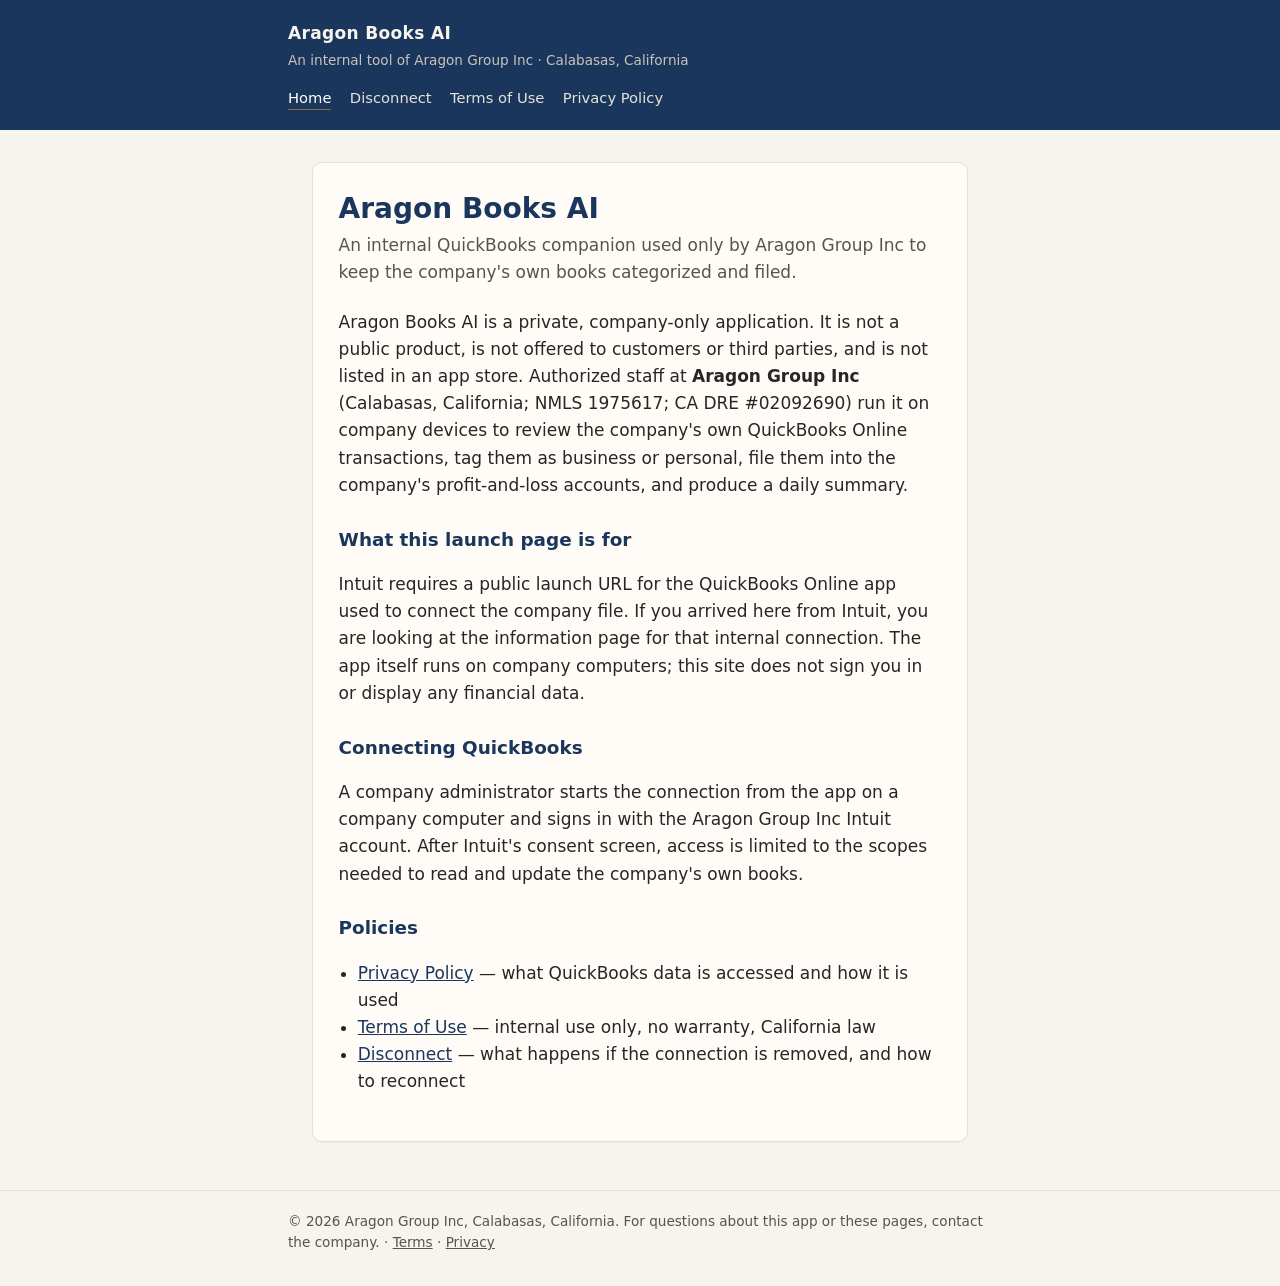
<file: index.html>
<!DOCTYPE html>
<html lang="en">
<head>
  <meta charset="utf-8">
  <meta name="viewport" content="width=device-width, initial-scale=1">
  <title>Aragon Books AI · Aragon Books AI</title>
  <meta name="description" content="An internal QuickBooks companion used only by Aragon Group Inc to keep the company&#x27;s own books categorized and filed.">
  <link rel="stylesheet" href="styles.css">
</head>
<body>
  <header>
    <div class="wrap">
      <a class="brand" href="index.html">Aragon Books AI</a>
      <div class="sub">An internal tool of Aragon Group Inc · Calabasas, California</div>
      <nav><a href="index.html" aria-current="page">Home</a><a href="disconnect.html">Disconnect</a><a href="terms.html">Terms of Use</a><a href="privacy.html">Privacy Policy</a></nav>
    </div>
  </header>
  <main>
    <article class="card">
      <h1>Aragon Books AI</h1>
      <p class="lede">An internal QuickBooks companion used only by Aragon Group Inc to keep the company&#x27;s own books categorized and filed.</p>
      
      <p>Aragon Books AI is a private, company-only application. It is not a public product, is not offered
      to customers or third parties, and is not listed in an app store. Authorized staff at
      <strong>Aragon Group Inc</strong> (Calabasas, California; NMLS 1975617; CA DRE #02092690) run it on
      company devices to review the company's own QuickBooks Online transactions, tag them as business or
      personal, file them into the company's profit-and-loss accounts, and produce a daily summary.</p>
      <h2>What this launch page is for</h2>
      <p>Intuit requires a public launch URL for the QuickBooks Online app used to connect the company file.
      If you arrived here from Intuit, you are looking at the information page for that internal connection.
      The app itself runs on company computers; this site does not sign you in or display any financial data.</p>
      <h2>Connecting QuickBooks</h2>
      <p>A company administrator starts the connection from the app on a company computer and signs in with
      the Aragon Group Inc Intuit account. After Intuit's consent screen, access is limited to the scopes
      needed to read and update the company's own books.</p>
      <h2>Policies</h2>
      <ul>
        <li><a href="privacy.html">Privacy Policy</a> — what QuickBooks data is accessed and how it is used</li>
        <li><a href="terms.html">Terms of Use</a> — internal use only, no warranty, California law</li>
        <li><a href="disconnect.html">Disconnect</a> — what happens if the connection is removed, and how to reconnect</li>
      </ul>
    
      
    </article>
  </main>
  <footer>
    <div class="wrap">
      © 2026 Aragon Group Inc, Calabasas, California. For questions about this app or these pages, contact the company.
      · <a href="terms.html">Terms</a> · <a href="privacy.html">Privacy</a>
    </div>
  </footer>
</body>
</html>
</file>
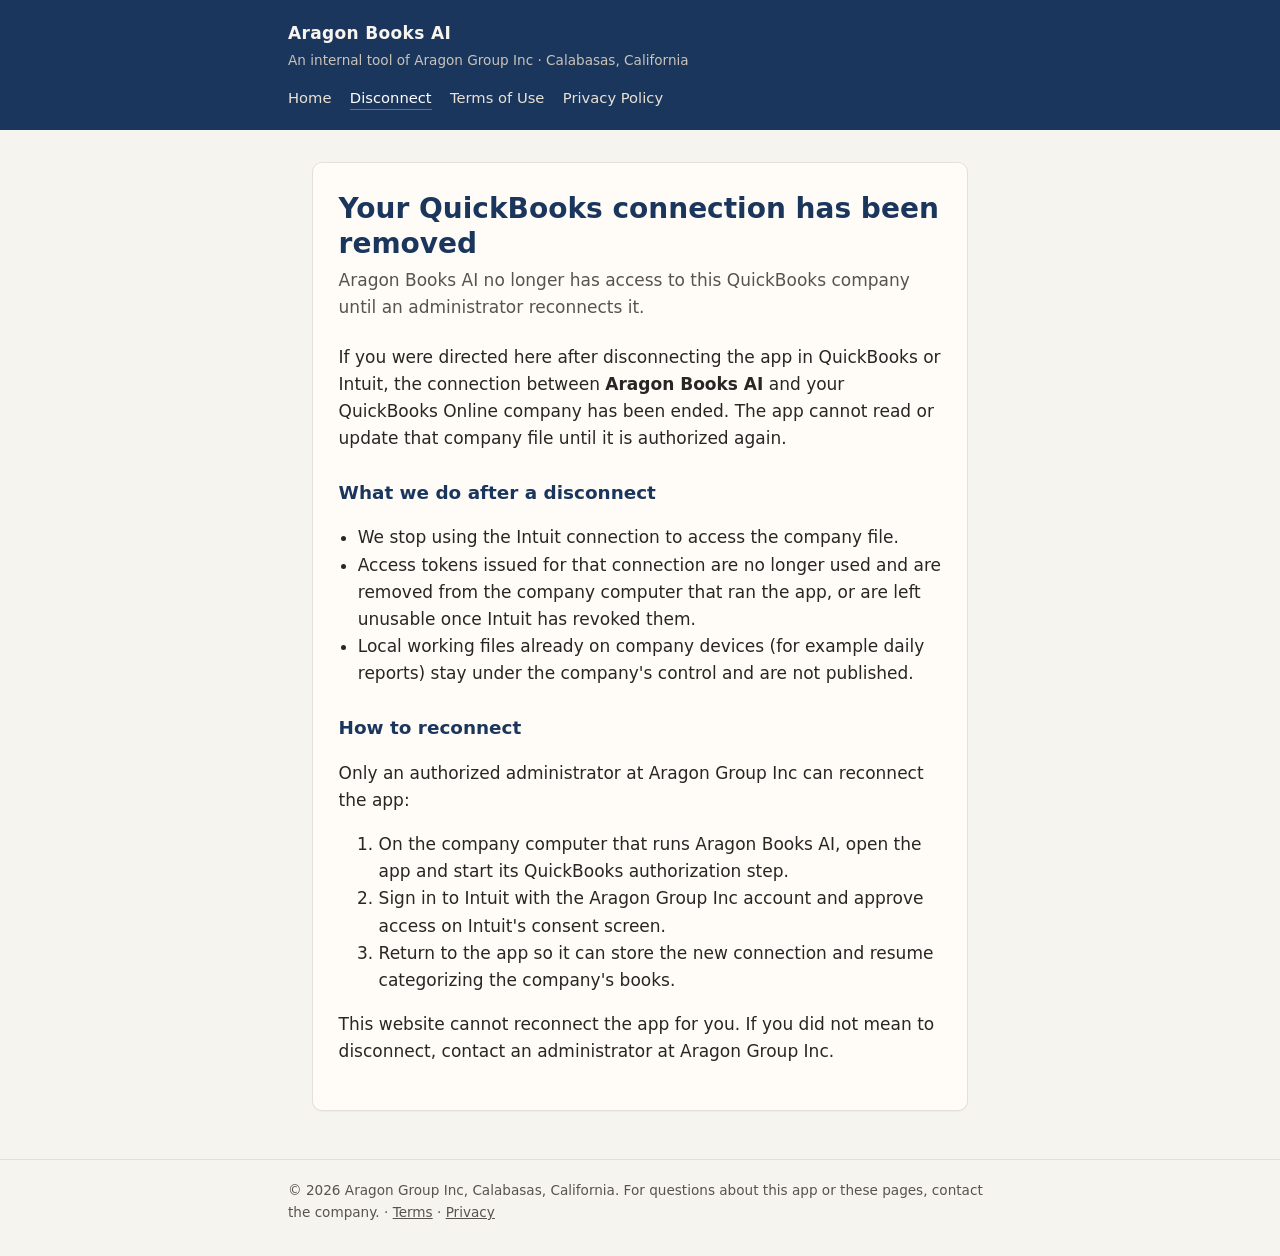
<file: disconnect.html>
<!DOCTYPE html>
<html lang="en">
<head>
  <meta charset="utf-8">
  <meta name="viewport" content="width=device-width, initial-scale=1">
  <title>Connection removed · Aragon Books AI</title>
  <meta name="description" content="Aragon Books AI no longer has access to this QuickBooks company until an administrator reconnects it.">
  <link rel="stylesheet" href="styles.css">
</head>
<body>
  <header>
    <div class="wrap">
      <a class="brand" href="index.html">Aragon Books AI</a>
      <div class="sub">An internal tool of Aragon Group Inc · Calabasas, California</div>
      <nav><a href="index.html">Home</a><a href="disconnect.html" aria-current="page">Disconnect</a><a href="terms.html">Terms of Use</a><a href="privacy.html">Privacy Policy</a></nav>
    </div>
  </header>
  <main>
    <article class="card">
      <h1>Your QuickBooks connection has been removed</h1>
      <p class="lede">Aragon Books AI no longer has access to this QuickBooks company until an administrator reconnects it.</p>
      
      <p>If you were directed here after disconnecting the app in QuickBooks or Intuit, the connection
      between <strong>Aragon Books AI</strong> and your QuickBooks Online company has been ended. The app
      cannot read or update that company file until it is authorized again.</p>
      <h2>What we do after a disconnect</h2>
      <ul>
        <li>We stop using the Intuit connection to access the company file.</li>
        <li>Access tokens issued for that connection are no longer used and are removed from the company computer
        that ran the app, or are left unusable once Intuit has revoked them.</li>
        <li>Local working files already on company devices (for example daily reports) stay under the company's
        control and are not published.</li>
      </ul>
      <h2>How to reconnect</h2>
      <p>Only an authorized administrator at Aragon Group Inc can reconnect the app:</p>
      <ol>
        <li>On the company computer that runs Aragon Books AI, open the app and start its QuickBooks authorization step.</li>
        <li>Sign in to Intuit with the Aragon Group Inc account and approve access on Intuit's consent screen.</li>
        <li>Return to the app so it can store the new connection and resume categorizing the company's books.</li>
      </ol>
      <p>This website cannot reconnect the app for you. If you did not mean to disconnect, contact an
      administrator at Aragon Group Inc.</p>
    
      
    </article>
  </main>
  <footer>
    <div class="wrap">
      © 2026 Aragon Group Inc, Calabasas, California. For questions about this app or these pages, contact the company.
      · <a href="terms.html">Terms</a> · <a href="privacy.html">Privacy</a>
    </div>
  </footer>
</body>
</html>
</file>
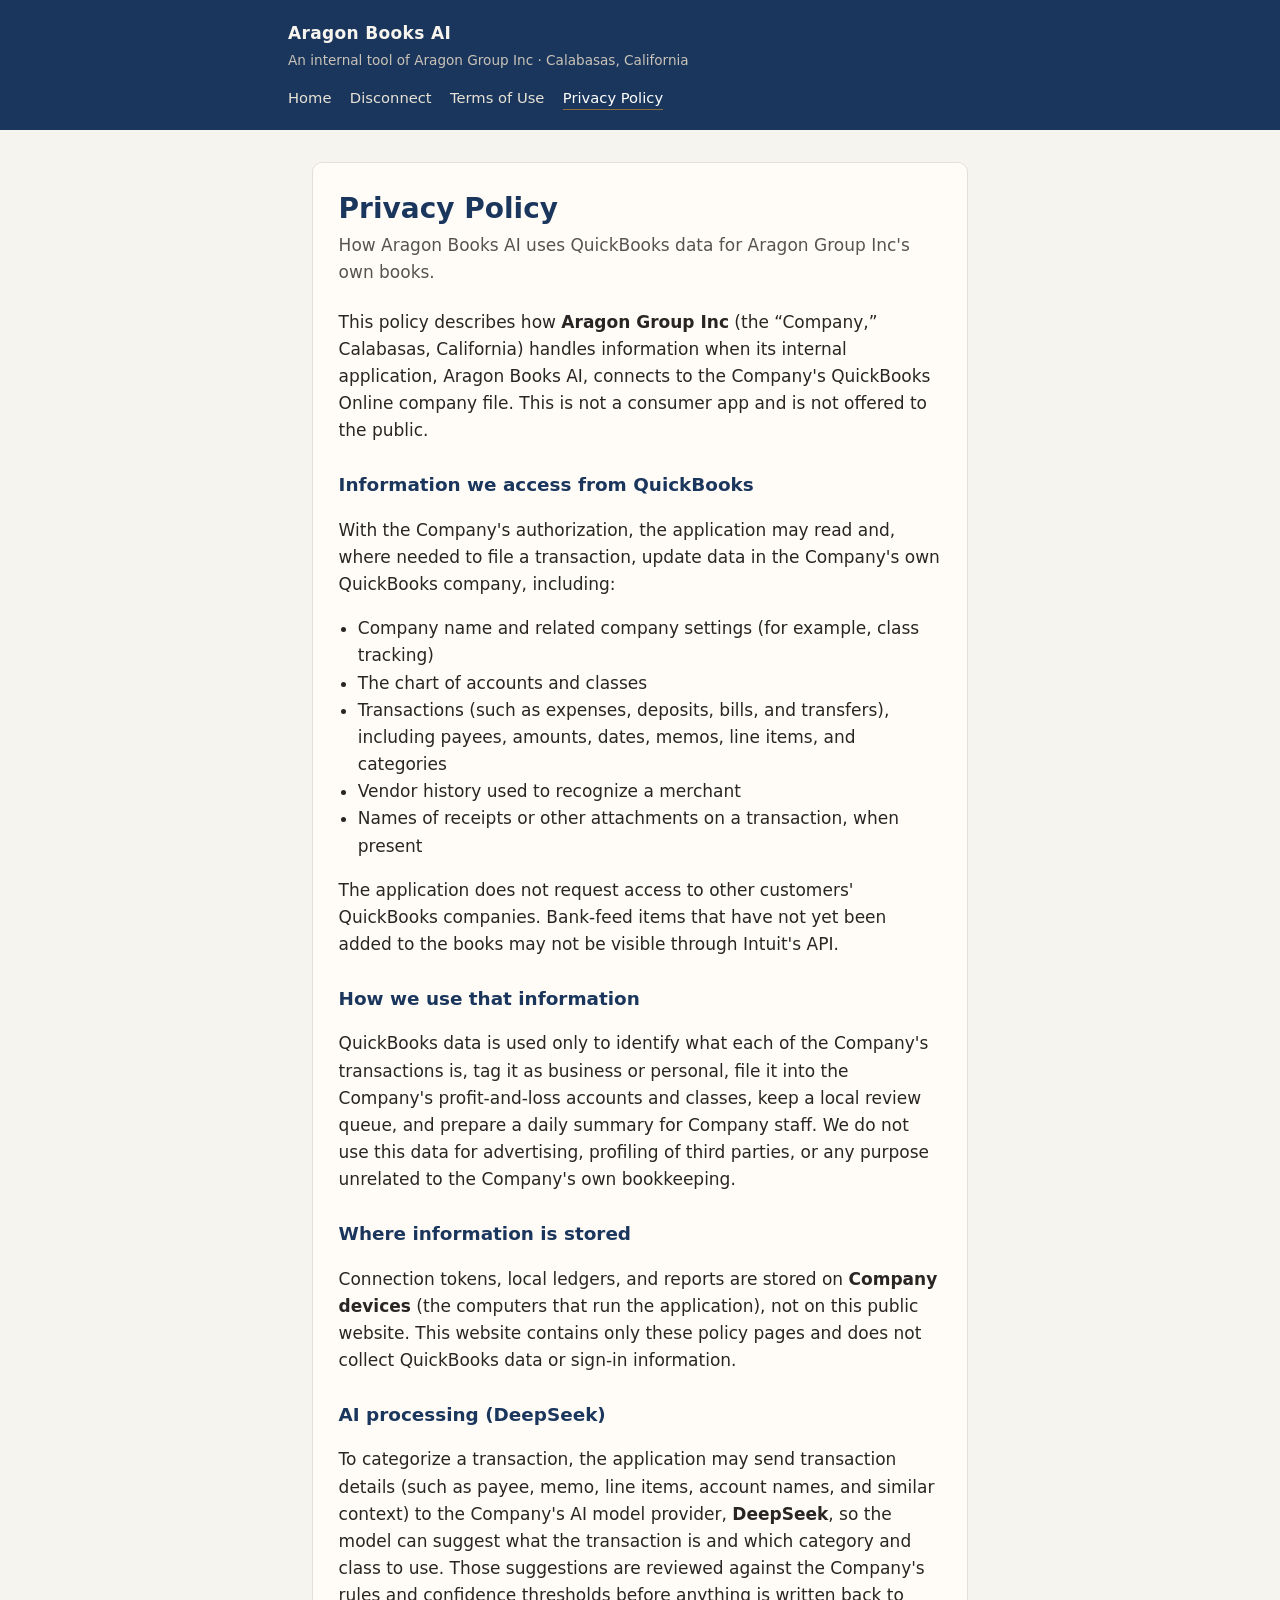
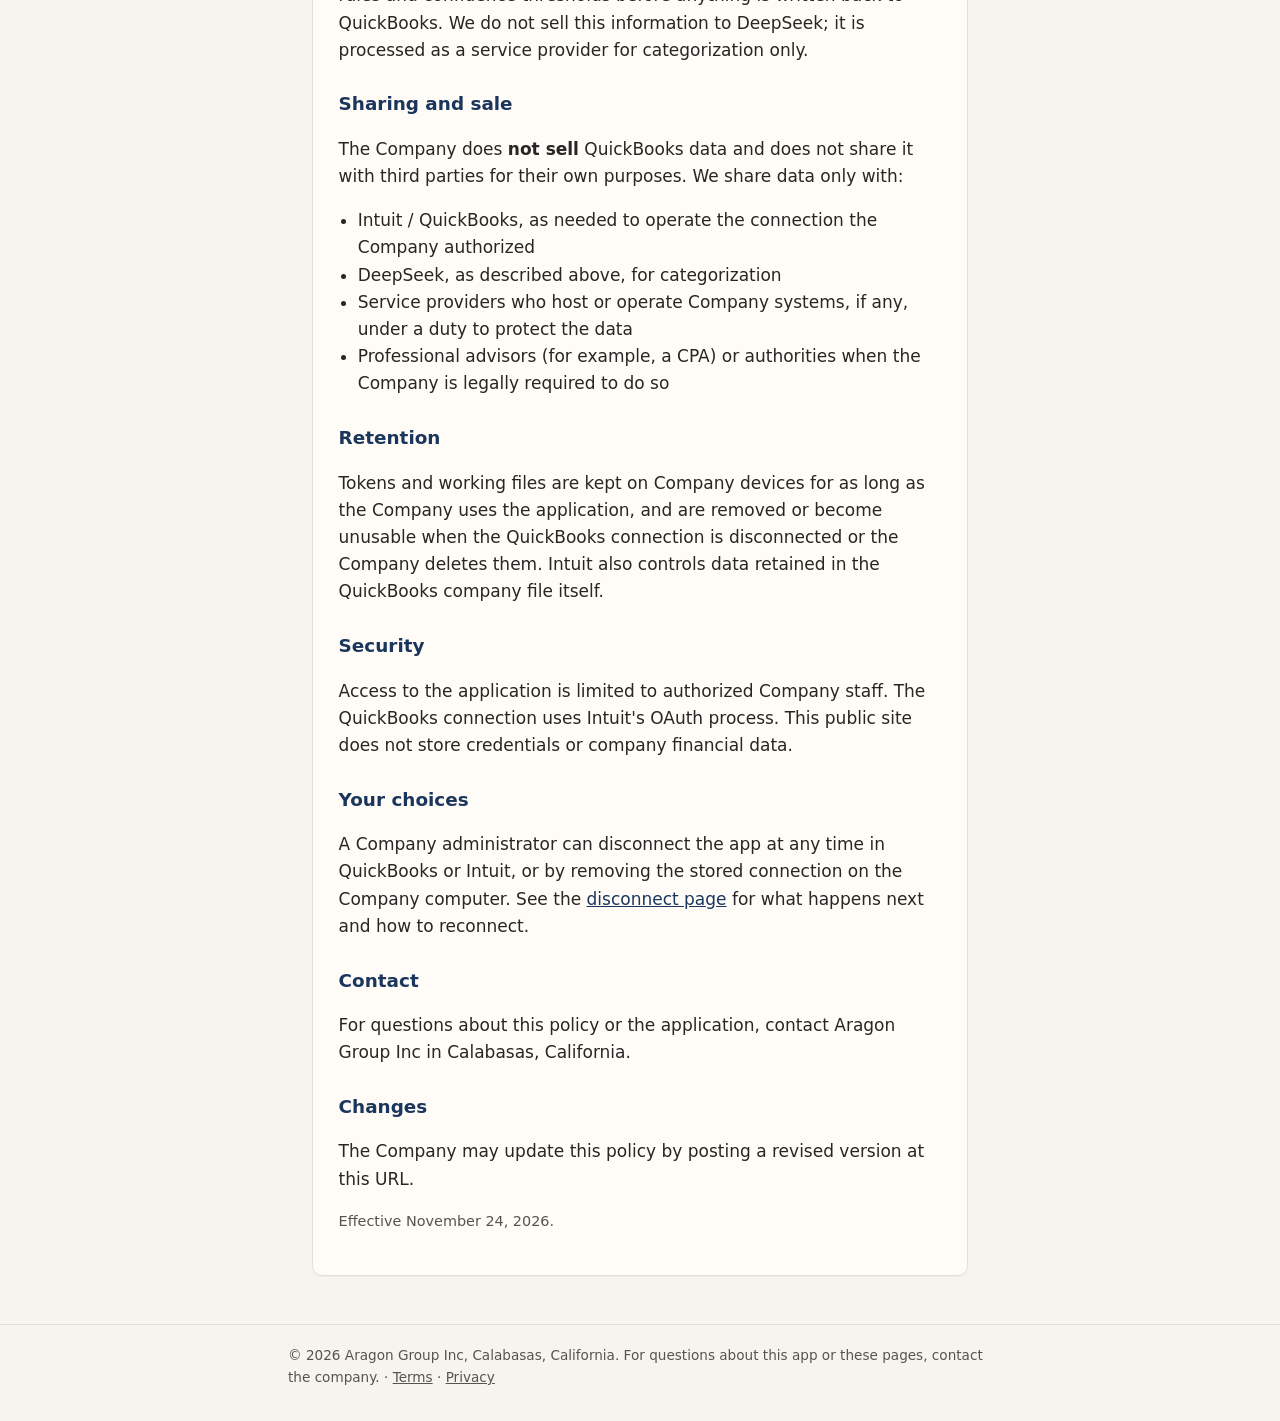
<file: privacy.html>
<!DOCTYPE html>
<html lang="en">
<head>
  <meta charset="utf-8">
  <meta name="viewport" content="width=device-width, initial-scale=1">
  <title>Privacy Policy · Aragon Books AI</title>
  <meta name="description" content="How Aragon Books AI uses QuickBooks data for Aragon Group Inc&#x27;s own books.">
  <link rel="stylesheet" href="styles.css">
</head>
<body>
  <header>
    <div class="wrap">
      <a class="brand" href="index.html">Aragon Books AI</a>
      <div class="sub">An internal tool of Aragon Group Inc · Calabasas, California</div>
      <nav><a href="index.html">Home</a><a href="disconnect.html">Disconnect</a><a href="terms.html">Terms of Use</a><a href="privacy.html" aria-current="page">Privacy Policy</a></nav>
    </div>
  </header>
  <main>
    <article class="card">
      <h1>Privacy Policy</h1>
      <p class="lede">How Aragon Books AI uses QuickBooks data for Aragon Group Inc&#x27;s own books.</p>
      
      <p>This policy describes how <strong>Aragon Group Inc</strong> (the “Company,” Calabasas, California)
      handles information when its internal application, Aragon Books AI, connects to the Company's
      QuickBooks Online company file. This is not a consumer app and is not offered to the public.</p>
      <h2>Information we access from QuickBooks</h2>
      <p>With the Company's authorization, the application may read and, where needed to file a transaction,
      update data in the Company's own QuickBooks company, including:</p>
      <ul>
        <li>Company name and related company settings (for example, class tracking)</li>
        <li>The chart of accounts and classes</li>
        <li>Transactions (such as expenses, deposits, bills, and transfers), including payees, amounts,
        dates, memos, line items, and categories</li>
        <li>Vendor history used to recognize a merchant</li>
        <li>Names of receipts or other attachments on a transaction, when present</li>
      </ul>
      <p>The application does not request access to other customers' QuickBooks companies. Bank-feed items
      that have not yet been added to the books may not be visible through Intuit's API.</p>
      <h2>How we use that information</h2>
      <p>QuickBooks data is used only to identify what each of the Company's transactions is, tag it as
      business or personal, file it into the Company's profit-and-loss accounts and classes, keep a local
      review queue, and prepare a daily summary for Company staff. We do not use this data for advertising,
      profiling of third parties, or any purpose unrelated to the Company's own bookkeeping.</p>
      <h2>Where information is stored</h2>
      <p>Connection tokens, local ledgers, and reports are stored on <strong>Company devices</strong>
      (the computers that run the application), not on this public website. This website contains only
      these policy pages and does not collect QuickBooks data or sign-in information.</p>
      <h2>AI processing (DeepSeek)</h2>
      <p>To categorize a transaction, the application may send transaction details (such as payee, memo,
      line items, account names, and similar context) to the Company's AI model provider,
      <strong>DeepSeek</strong>, so the model can suggest what the transaction is and which category and
      class to use. Those suggestions are reviewed against the Company's rules and confidence thresholds
      before anything is written back to QuickBooks. We do not sell this information to DeepSeek; it is
      processed as a service provider for categorization only.</p>
      <h2>Sharing and sale</h2>
      <p>The Company does <strong>not sell</strong> QuickBooks data and does not share it with third parties
      for their own purposes. We share data only with:</p>
      <ul>
        <li>Intuit / QuickBooks, as needed to operate the connection the Company authorized</li>
        <li>DeepSeek, as described above, for categorization</li>
        <li>Service providers who host or operate Company systems, if any, under a duty to protect the data</li>
        <li>Professional advisors (for example, a CPA) or authorities when the Company is legally required
        to do so</li>
      </ul>
      <h2>Retention</h2>
      <p>Tokens and working files are kept on Company devices for as long as the Company uses the application,
      and are removed or become unusable when the QuickBooks connection is disconnected or the Company
      deletes them. Intuit also controls data retained in the QuickBooks company file itself.</p>
      <h2>Security</h2>
      <p>Access to the application is limited to authorized Company staff. The QuickBooks connection uses
      Intuit's OAuth process. This public site does not store credentials or company financial data.</p>
      <h2>Your choices</h2>
      <p>A Company administrator can disconnect the app at any time in QuickBooks or Intuit, or by removing
      the stored connection on the Company computer. See the <a href="disconnect.html">disconnect page</a>
      for what happens next and how to reconnect.</p>
      <h2>Contact</h2>
      <p>For questions about this policy or the application, contact Aragon Group Inc in Calabasas, California.</p>
      <h2>Changes</h2>
      <p>The Company may update this policy by posting a revised version at this URL.</p>
    
      <p class="meta">Effective November 24, 2026.</p>
    </article>
  </main>
  <footer>
    <div class="wrap">
      © 2026 Aragon Group Inc, Calabasas, California. For questions about this app or these pages, contact the company.
      · <a href="terms.html">Terms</a> · <a href="privacy.html">Privacy</a>
    </div>
  </footer>
</body>
</html>
</file>
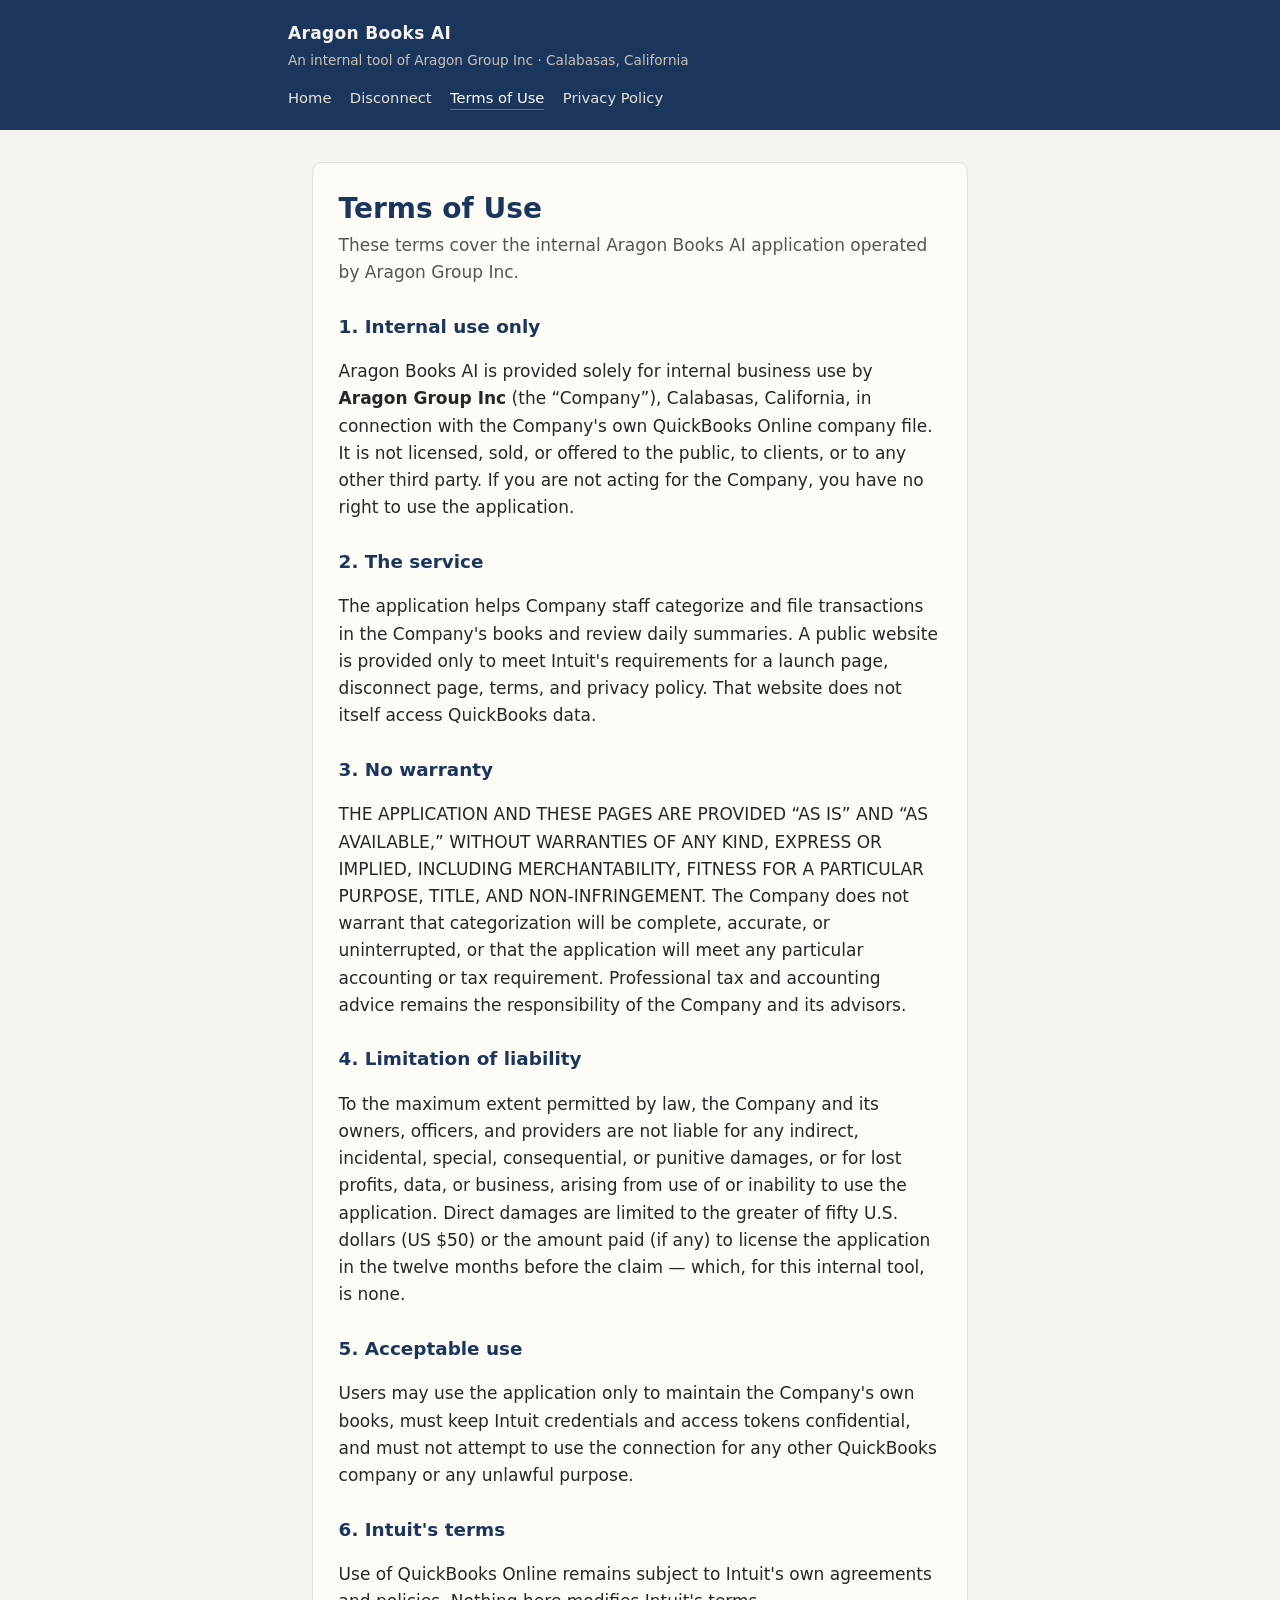
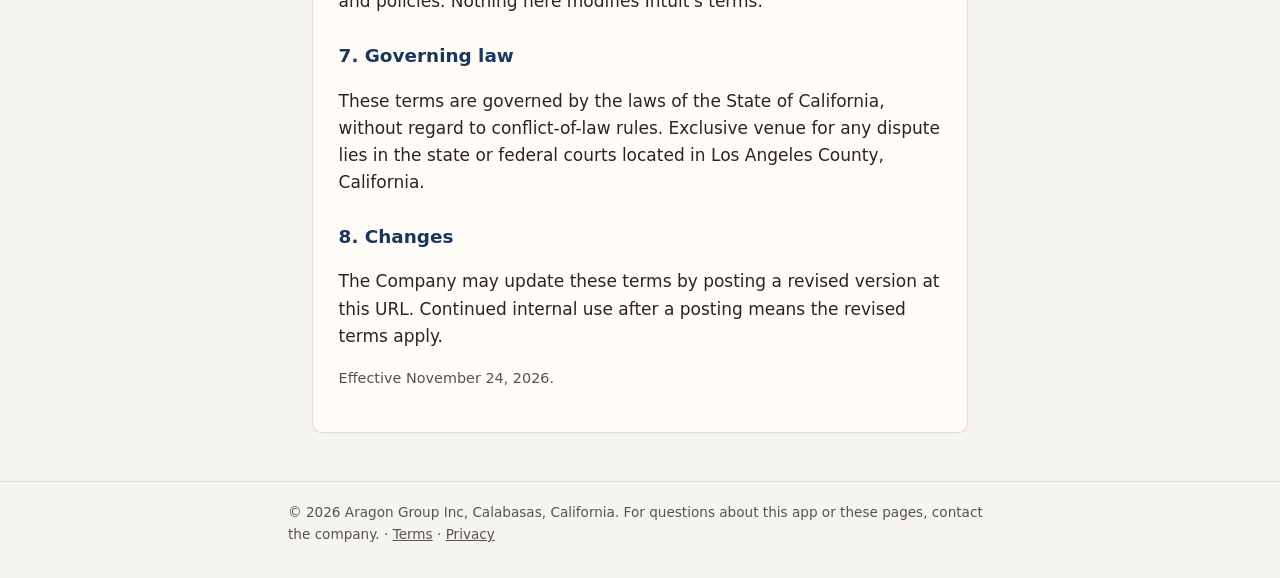
<file: terms.html>
<!DOCTYPE html>
<html lang="en">
<head>
  <meta charset="utf-8">
  <meta name="viewport" content="width=device-width, initial-scale=1">
  <title>Terms of Use · Aragon Books AI</title>
  <meta name="description" content="These terms cover the internal Aragon Books AI application operated by Aragon Group Inc.">
  <link rel="stylesheet" href="styles.css">
</head>
<body>
  <header>
    <div class="wrap">
      <a class="brand" href="index.html">Aragon Books AI</a>
      <div class="sub">An internal tool of Aragon Group Inc · Calabasas, California</div>
      <nav><a href="index.html">Home</a><a href="disconnect.html">Disconnect</a><a href="terms.html" aria-current="page">Terms of Use</a><a href="privacy.html">Privacy Policy</a></nav>
    </div>
  </header>
  <main>
    <article class="card">
      <h1>Terms of Use</h1>
      <p class="lede">These terms cover the internal Aragon Books AI application operated by Aragon Group Inc.</p>
      
      <h2>1. Internal use only</h2>
      <p>Aragon Books AI is provided solely for internal business use by <strong>Aragon Group Inc</strong>
      (the “Company”), Calabasas, California, in connection with the Company's own QuickBooks Online
      company file. It is not licensed, sold, or offered to the public, to clients, or to any other
      third party. If you are not acting for the Company, you have no right to use the application.</p>
      <h2>2. The service</h2>
      <p>The application helps Company staff categorize and file transactions in the Company's books and
      review daily summaries. A public website is provided only to meet Intuit's requirements for a launch
      page, disconnect page, terms, and privacy policy. That website does not itself access QuickBooks data.</p>
      <h2>3. No warranty</h2>
      <p>THE APPLICATION AND THESE PAGES ARE PROVIDED “AS IS” AND “AS AVAILABLE,” WITHOUT WARRANTIES OF ANY
      KIND, EXPRESS OR IMPLIED, INCLUDING MERCHANTABILITY, FITNESS FOR A PARTICULAR PURPOSE, TITLE, AND
      NON-INFRINGEMENT. The Company does not warrant that categorization will be complete, accurate, or
      uninterrupted, or that the application will meet any particular accounting or tax requirement.
      Professional tax and accounting advice remains the responsibility of the Company and its advisors.</p>
      <h2>4. Limitation of liability</h2>
      <p>To the maximum extent permitted by law, the Company and its owners, officers, and providers are
      not liable for any indirect, incidental, special, consequential, or punitive damages, or for lost
      profits, data, or business, arising from use of or inability to use the application. Direct damages
      are limited to the greater of fifty U.S. dollars (US $50) or the amount paid (if any) to license
      the application in the twelve months before the claim — which, for this internal tool, is none.</p>
      <h2>5. Acceptable use</h2>
      <p>Users may use the application only to maintain the Company's own books, must keep Intuit credentials
      and access tokens confidential, and must not attempt to use the connection for any other QuickBooks
      company or any unlawful purpose.</p>
      <h2>6. Intuit's terms</h2>
      <p>Use of QuickBooks Online remains subject to Intuit's own agreements and policies. Nothing here
      modifies Intuit's terms.</p>
      <h2>7. Governing law</h2>
      <p>These terms are governed by the laws of the State of California, without regard to conflict-of-law
      rules. Exclusive venue for any dispute lies in the state or federal courts located in Los Angeles
      County, California.</p>
      <h2>8. Changes</h2>
      <p>The Company may update these terms by posting a revised version at this URL. Continued internal
      use after a posting means the revised terms apply.</p>
    
      <p class="meta">Effective November 24, 2026.</p>
    </article>
  </main>
  <footer>
    <div class="wrap">
      © 2026 Aragon Group Inc, Calabasas, California. For questions about this app or these pages, contact the company.
      · <a href="terms.html">Terms</a> · <a href="privacy.html">Privacy</a>
    </div>
  </footer>
</body>
</html>
</file>
<file: styles.css>
/* Aragon Books AI — public policy pages for Intuit's app questionnaire */
:root {
  --bg: #f6f4ef;
  --paper: #fffcf7;
  --ink: #1c1917;
  --muted: #57534e;
  --line: #e4e0d8;
  --navy: #1b365d;
  --navy-hover: #142844;
  --accent: #8a6d3b;
}
* { box-sizing: border-box; }
html { scroll-behavior: smooth; }
body {
  margin: 0;
  color: var(--ink);
  background: var(--bg);
  font: 17px/1.6 "Segoe UI", system-ui, -apple-system, sans-serif;
}
header {
  background: var(--navy);
  color: #f8f5ef;
  padding: 1.25rem 1.5rem;
}
header .wrap, main, footer .wrap { max-width: 44rem; margin: 0 auto; }
header a { color: inherit; text-decoration: none; }
header .brand { font-weight: 650; letter-spacing: 0.02em; }
header .sub { color: #c9c3b8; font-size: 0.85rem; margin-top: 0.15rem; }
nav { margin-top: 0.9rem; display: flex; flex-wrap: wrap; gap: 0.75rem 1.15rem; font-size: 0.92rem; }
nav a { color: #e8e2d6; text-decoration: none; border-bottom: 1px solid transparent; }
nav a:hover, nav a[aria-current="page"] { color: #fff; border-bottom-color: var(--accent); }
main { padding: 2rem 1.5rem 3rem; }
.card {
  background: var(--paper);
  border: 1px solid var(--line);
  border-radius: 10px;
  padding: 1.75rem 1.6rem;
  box-shadow: 0 1px 0 rgba(28, 25, 23, 0.03);
}
h1 { font-size: 1.75rem; line-height: 1.25; margin: 0 0 0.35rem; color: var(--navy); }
.lede { color: var(--muted); margin: 0 0 1.4rem; }
h2 { font-size: 1.15rem; color: var(--navy); margin: 1.6rem 0 0.4rem; }
p, li { color: #292524; }
ul { padding-left: 1.2rem; }
a { color: var(--navy); }
a:hover { color: var(--navy-hover); }
.meta { font-size: 0.9rem; color: var(--muted); }
footer {
  border-top: 1px solid var(--line);
  padding: 1.25rem 1.5rem 2rem;
  color: var(--muted);
  font-size: 0.85rem;
}
footer a { color: var(--muted); }
@media (max-width: 520px) {
  h1 { font-size: 1.45rem; }
  .card { padding: 1.25rem 1.1rem; }
}
</file>
